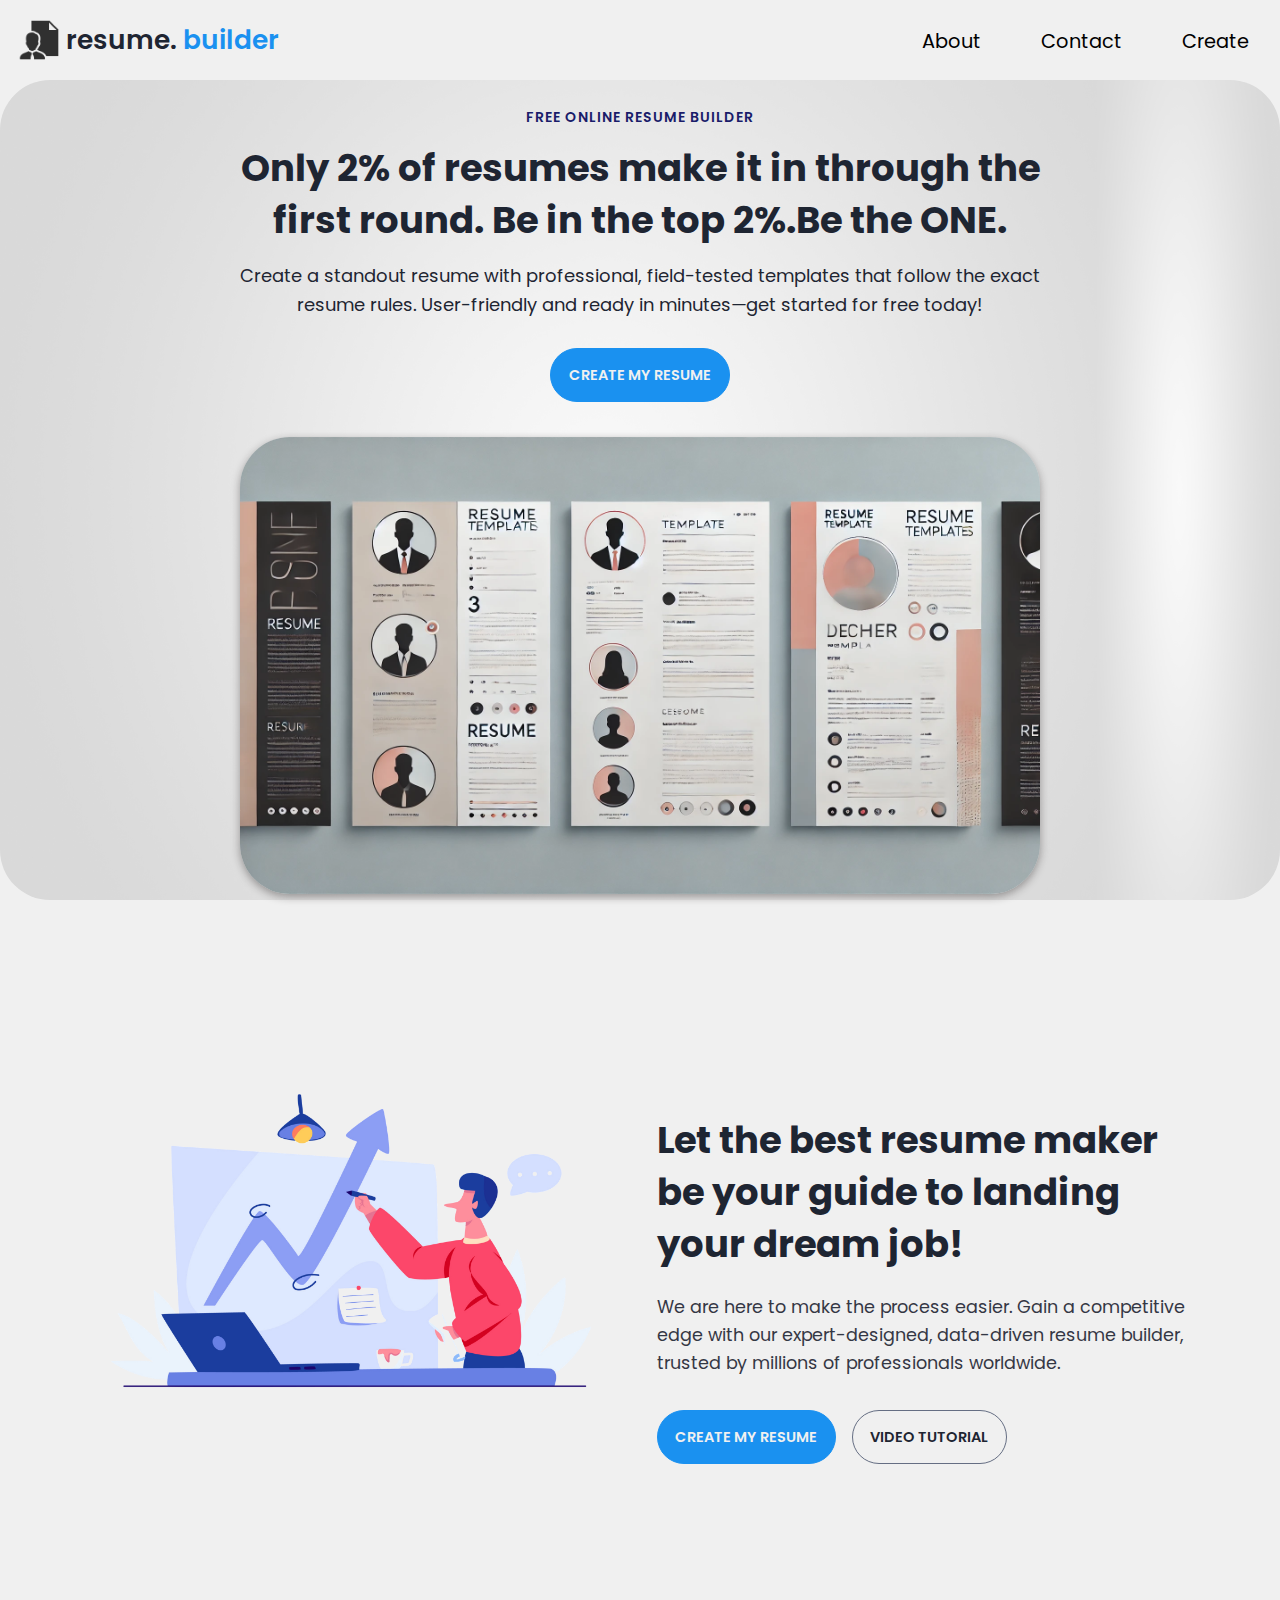
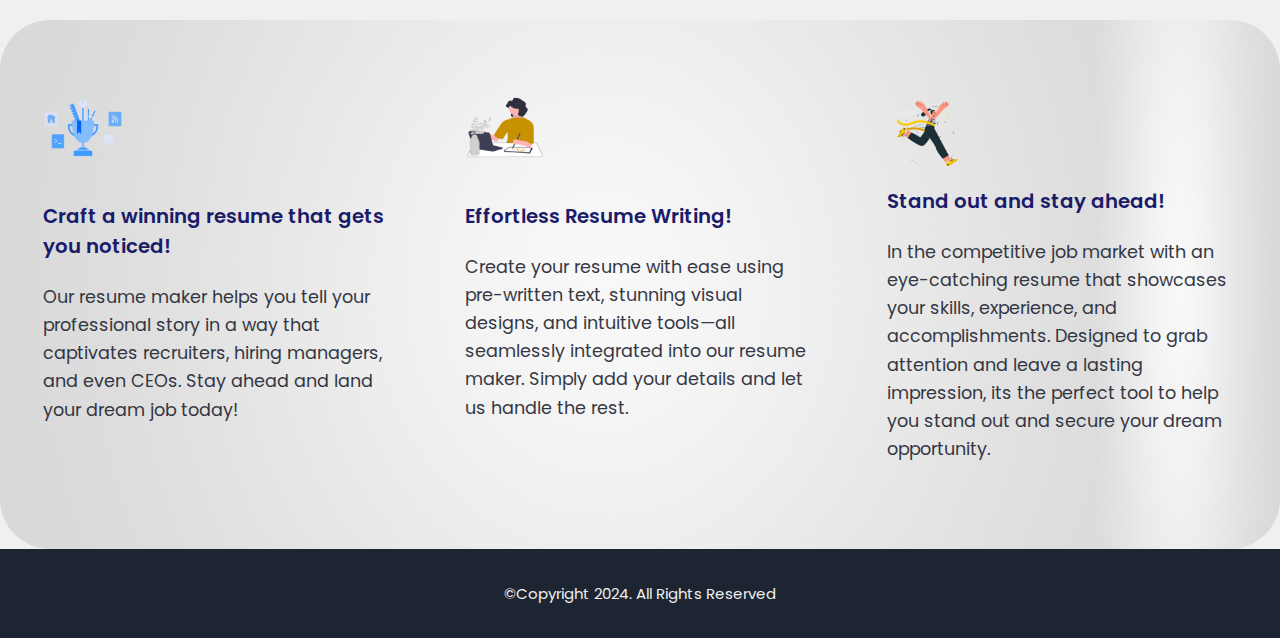
<file: index.html>
<!DOCTYPE html>
<html>

<head>
    <meta charset="utf-8">
    <meta http-equiv="X-UA-Compatible" content="IE=edge">
    <title>Resume Builder</title>
    <meta name="description" content="">
    <meta name="viewport" content="width=device-width, initial-scale=1">
    <link rel="stylesheet" href="main.css">
</head>

<body>
    <nav class="navbar bg-white">
        <div class="container">
            <div class="navbar-content">
                <div class="brand-and-toggler">
                    <a href="index.html" class="navbar-brand">
                        <img width="30" height="30" src="images/icons8-resume-101.png" alt="" class="navbar-brand-icon">
                        <span class="navbar-brand-text">resume. <span>builder </span>
                    </a>
                    <!-- <button type="button" class="navbar-toggler-btn"> -->
                    <div class="bars">
                        <ul>
                            <li class="hideonmobile"><a href="about.html">About</a></li>
                            <li class="hideonmobile"><a href="contact.html">Contact</a></li>
                            <li class="hideonmobile"><a href="resume.html">Create</a></li>
                            <li onclick=showSidebars()><a href="#"><svg xmlns="http://www.w3.org/2000/svg"
                                height="40px" viewBox="0 -960 960 960" width="40px" fill="#000000">
                                <path
                                    d="M120-240v-80h720v80H120Zm0-200v-80h720v80H120Zm0-200v-80h720v80H120Z" />
                            </svg></a></li>
                        </ul>
                    </div>
                    <div>
                        <ul class="sidebars">
                            <li onclick=hideSidebars()><a href="#"><svg xmlns="http://www.w3.org/2000/svg"
                                        height="40px" viewBox="0 -960 960 960" width="40px" fill="#000000">
                                        <path
                                            d="m256-200-56-56 224-224-224-224 56-56 224 224 224-224 56 56-224 224 224 224-56 56-224-224-224 224Z" />
                                    </svg></a></li>
                            <li><a href="about.html">About</a></li>
                            <li><a href="contact.html">Contact</a></li>
                            <li><a href="resume.html">Create</a></li>
                        </ul>
                    </div>
                    </button>
                </div>
            </div>
        </div>
    </nav>

    <header class="header bg-bright" id="header">
        <div class="container">
            <div class="header-content text-center">
                <h4 class="text-uppercase text-blue-dark fs-14 fw-6 ls-1"><br>Free online resume builder</h4>
                <h1 class="lg-title">Only 2% of resumes make it in through the first round. Be in the top 2%.Be the ONE.
                </h1>
                <p class="text-dark fs-18">Create a standout resume with professional, field-tested templates that
                    follow the exact resume rules. User-friendly and ready in minutes—get started for free today!</p>
                <a href="resume.html" class="btn btn-primary text-uppercase">create my resume</a>
                <img
                    src="images/DALL·E 2024-12-27 18.31.04 - A clean and professional vector image featuring three different resume templates displayed side by side. Each template has distinct layouts_ one with .webp">
            </div>
        </div>
    </header>

    <div class="section-one">
        <div class="container">
            <div class="section-one-content">
                <div class="section-one-l">
                    <img src="images/businessman_no_background.png">
                </div>
                <div class="section-one-r text-center">
                    <h2 class="lg-title">Let the best resume maker be your guide to landing your dream job!</h2>
                    <p class="text"> We are here to make the process easier. Gain a competitive edge with our
                        expert-designed, data-driven resume builder, trusted by millions of professionals worldwide.</p>
                    <div class="btn-group">
                        <a href="resume.html" class="btn btn-primary text-uppercase">create my resume</a>
                        <a href="https://www.youtube.com/watch?v=Tt08KmFfIYQ&ab_channel=JeffSu"
                            class="btn btn-secondary text-uppercase">video tutorial</a>
                    </div>
                </div>
            </div>
        </div>
    </div>

    <div class="section-two bg-bright">
        <div class="container">
            <div class="section-two-content">
                <div class="section-items">
                    <div class="section-item">
                        <div class="section-item-icon">
                            <img height="65px" width="80px"
                                src="images/kisspng-logo-brand-human-behavior-public-relations-amazon-alexa-5b5316ed1e1384.8682973815321720131232.png"
                                alt="">
                        </div>
                        <h5 class="section-item-title"><br>Craft a winning resume that gets you noticed! </h5>
                        <p class="text">Our resume maker helps you tell your professional story in a way that captivates
                            recruiters, hiring managers, and even CEOs. Stay ahead and land your dream job today!</p>
                    </div>

                    <div class="section-item">
                        <div class="section-item-icon">
                            <img src="images/transparent-woman-working-at-desk-laptop-vase-of-flowers-penci-woman-working-at-desk-with-laptop-and-flowers654de77fcf7500.0718102516996043518498.png"
                                alt="">
                        </div>
                        <h5 class="section-item-title"><br>Effortless Resume Writing!</h5>
                        <p class="text">
                            Create your resume with ease using pre-written text, stunning visual designs, and intuitive
                            tools—all seamlessly integrated into our resume maker. Simply add your details and let us
                            handle the rest.</p>
                    </div>

                    <div class="section-item">
                        <div class="section-item-icon">
                            <img src="images/rb_7024.png" alt="">
                        </div>
                        <h5 class="section-item-title">Stand out and stay ahead!</h5>
                        <p class="text"> In the competitive job market with an eye-catching resume that showcases your
                            skills, experience, and accomplishments. Designed to grab attention and leave a lasting
                            impression, its the perfect tool to help you stand out and secure your dream opportunity.
                        </p>
                    </div>
                </div>
            </div>
        </div>
    </div>

    <footer class="footer bg-dark">
        <div class="container">
            <div class="footer-content text-center">
                <p class="fs-15">&copy;Copyright 2024. All Rights Reserved</p>
            </div>
        </div>
    </footer>
    <script src="script.js"></script>
</body>

</html>
</file>
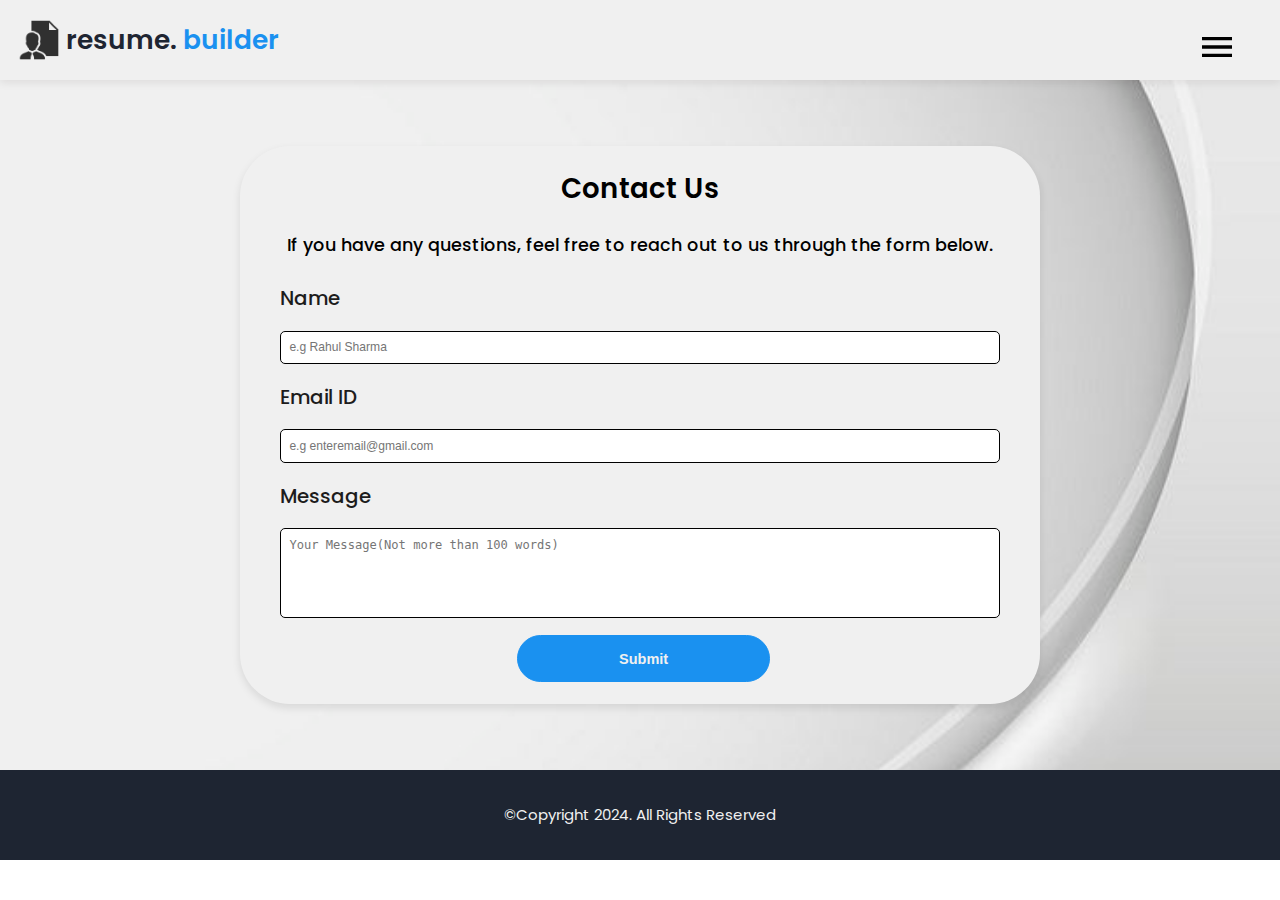
<file: contact.html>
<!DOCTYPE html>
<html lang="en">

<head>
    <meta charset="UTF-8">
    <meta name="viewport" content="width=device-width, initial-scale=1.0">
    <title>Contact Us</title>
    <link rel="stylesheet" href="contactCSS.css">
</head>

<body>
    <header>
        <nav class="navbar bg-white">
            <div class="container">
                <div class="navbar-content">
                    <div class="brand-and-toggler">
                        <a href="index.html" class="navbar-brand">
                            <img width="30" height="30" src="images/icons8-resume-101.png" alt=""
                                class="navbar-brand-icon">
                            <span class="navbar-brand-text">resume. <span>builder </span>
                        </a>
                        <div class="bars">
                            <ul>
                                <li onclick=showSidebars()><a href="#"><svg xmlns="http://www.w3.org/2000/svg" height="40px" viewBox="0 -960 960 960" width="40px" fill="#000000"><path d="M120-240v-80h720v80H120Zm0-200v-80h720v80H120Zm0-200v-80h720v80H120Z"/></svg></a></li>
                            </ul>
                        </div>
                        <div>
                            <ul class="sidebars">
                                <li onclick=hideSidebars()><a href="#"><svg xmlns="http://www.w3.org/2000/svg" height="40px"
                                            viewBox="0 -960 960 960" width="40px" fill="#000000">
                                            <path
                                                d="m256-200-56-56 224-224-224-224 56-56 224 224 224-224 56 56-224 224 224 224-56 56-224-224-224 224Z" />
                                        </svg></a></li>
                                <li><a href="index.html">Home</a></li>
                                <li><a href="about.html">About</a></li>
                                <li><a href="resume.html">Create</a></li>
                            </ul>
                        </div>
                    </div>
                </div>
            </div>
        </nav>
        <div id="overlay"></div>
    </header>
    <section class="contact-section">
        <div class="container">
            <h1 class="contact-title">Contact Us</h1>
            <p>If you have any questions, feel free to reach out to us through the form below.</p>
            <form class="contact-form" action="#" method="post">
                <label for="name">Name</label>
                <input type="text" id="name" name="name" placeholder="e.g Rahul Sharma" required>

                <label for="email">Email ID</label>
                <input type="email" id="email" name="email" placeholder="e.g enteremail@gmail.com" required>

                <label for="message">Message</label>
                <textarea id="message" name="message" rows="5" placeholder="Your Message(Not more than 100 words)"
                    required></textarea>

                <button type="submit" class="btn">Submit</button>
            </form>
        </div>
    </section>
    <footer class="footer bg-dark">
        <div class="container">
            <div class="footer-content text-center">
                <p class="fs-15">&copy;Copyright 2024. All Rights Reserved</p>
            </div>
        </div>
    </footer>
    <!-- <script>
        function hideSidebars(){
            const sidebars = document.querySelector('.sidebars')
            sidebars.style.display = 'none'
           }
        function showSidebars(){
            const sidebars = document.querySelector('.sidebars')
            sidebars.style.display = 'flex'
           }
    </script> -->
    <script src="script.js"></script>
</body>
   
</html>
</file>
<file: main.css>
@import url('https://fonts.googleapis.com/css2?family=Manrope:wght@200;300;400;500;600;700;800&family=Poppins:ital,wght@0,100;0,200;0,300;0,400;0,500;0,600;0,700;0,800;0,900;1,100;1,200;1,300;1,400;1,500;1,600;1,700;1,800;1,900&display=swap');

:root{
    --clr-blue: #1A91F0;
    --clr-blue-mid: #1A91F0;
    --clr-blue-dark: #1A1C6A;
    --clr-white: #f0f0f0;
    --clr-bright: #dbdbdb;
    --clr-dark: #1e2532;
    --clr-black: #000;
    --clr-grey: #656e83;
    --clr-green: #1985de;
    --font-poppins: 'Poppins', sans-serif;
    --font-manrope: 'Manrope', sans-serif;;
    --transition: all 500ms ease-in-out;
}

*{
    padding: 0;
    margin: 0;
    box-sizing: border-box;
}

html{
    font-size: 11px;
}

body{
    font-size: 1.6rem;
    font-family: var(--font-poppins);
    background-color: #f0f0f0;
}

button{
    border: none;
    background-color: transparent;
    outline: 0;
    cursor: pointer;
    font-family: inherit;
}

img{
    width: 100%;
    display: block;
}

a{
    text-decoration: none;
}

/* fonts */
.font-poppins{font-family: var(--font-poppins);}
.font-manrope{font-family: var(--font-manrope);}

/* text colors */
.text-blue{color: var(--clr-blue);}
.text-blue-mid{color: var(--clr-blue-mid);}
.text-blue-dark{color: var(--clr-blue-dark);}
.text-bright{color: var(--clr-bright);}
.text-dark{color: var(--clr-dark);}
.text-grey{color: var(--clr-grey);}
.text-white{color: var(--clr-white);}

/* backgrounds */
.bg-blue{background-color: var(--clr-blue);}
.bg-blue-mid{background-color: var(--clr-blue-mid);}
.bg-blue-dark{background-color: var(--clr-blue-dark);}
/* .bg-bright{background-color: var(--clr-bright);} */
.bg-dark{background-color: var(--clr-dark);}
.bg-grey{background-color: var(--clr-grey);}
.bg-white{background-color: var(--clr-white);}
.bg-black{background-color: var(--clr-black);}
.bg-green{background-color: var(--clr-green);}

.text-center{ text-align: center;}
.text-left{text-align: left;}
.text-right{text-align: right;}
.text-uppercase{text-transform: uppercase;}
.text-lowercase{text-transform: lowercase;}
.text-capitalize{text-transform: capitalize;}
.text{
    color: var(--clr-dark);
    opacity: 0.9;
    margin: 2rem 0;
    line-height: 1.6;
    transition: transform 0.5s ease, box-shadow 0.5s ease;
}

.text:hover{
    transform: translateY(-8px);
    /* box-shadow: 0 9px 15px rgba(53, 53, 53, 0.15); */
}

.fw-2{font-weight: 200;}
.fw-3{font-weight: 300;}
.fw-4{font-weight: 400;}
.fw-5{font-weight: 500;}
.fw-6{font-weight: 600;}
.fw-7{font-weight: 700;}
.fw-8{font-weight: 800;}

.fs-13{font-size: 13px;}
.fs-14{font-size: 14px;}
.fs-15{font-size: 15px;}
.fs-16{font-size: 16px;}
.fs-17{font-size: 17px;}
.fs-18{font-size: 18px;}
.fs-19{font-size: 19px;}
.fs-20{font-size: 20px;}
.fs-21{font-size: 21px;}
.fs-22{font-size: 22px;}
.fs-23{font-size: 23px;}
.fs-24{font-size: 24px;}
.fs-25{font-size: 25px;}

.ls-1{letter-spacing: 1px;}
.ls-2{letter-spacing: 2px;}

.container{
    max-width: 1400px;
    margin: 0 auto;
    padding: 0 1.6rem;
}
/* sidebar */

.sidebars {
    position: fixed;
    top: 0;
    right: 0;
    height: 100vh;
    width: 150px;
    z-index: 999;
    background-color: #f0f0f0;
    box-shadow: -10px 0 10px rgba(0, 0, 0, 0.1);
    display: none;
    flex-direction: column;
    align-items: flex-start;
    justify-content: flex-start;

}

.sidebars li {
    width: 100%;
    transition: transform 0.5s ease, box-shadow 0.5s ease;
}


.sidebars li:hover {
    transform: translateY(5px);
    background-color: #dbdbdb;
}
li a {
    color: black;
}

ul {
    list-style: none;
    /* display: flex;
    flex-direction: column;
    justify-content: flex-end;
    align-items: center;
    height: 16.5px;
    width: 110%; */
}

li {
    border-radius: 20px;
    font-size: 110%;
    height: 80.5px;
    padding: 27px 30px;

    /* color: #bd2929; */
    /* transition: transform 0.5s ease, box-shadow 0.5s ease; */
}

/* bars button ///////////////////////////////////*/
 

.bars ul{
    list-style:none;
    display: flex;
    /* flex-direction: column; */
    justify-content: flex-end;
    align-items: center;
    height: 16.5px;
    width: 175%;
}

.bars li{
    border-radius: 50px;
    font-size: 110%;
    height: 80.5px;
    padding:27px 30px;
    /* color: #bd2929; */
    transition: transform 0.5s ease, box-shadow 0.5s ease;
}

.bars li:hover{
    transform: translateY(5px);
    /* box-shadow: 0 9px 15px rgba(53, 53, 53, 0.15); */
}

.bars li a{
color: black;
}

.bars li:hover{
    background-color: #e4e4e4;
}
/* .bars .bar{
    width: 100%;
    height: 2px;
    background-color: var(--clr-blue);
    transition: var(--transition);
} */

/* .bars:hover .bar{
    background-color: var(--clr-dark);
} */

/* buttons */
.btn{
    font-size: 14.5px;
    font-weight: 600;
    padding: 1.4rem 1.6rem;
    border-radius: 50px;
    display: inline-block;
}

.btn-primary{
    background-color: var(--clr-blue);
    color: var(--clr-white);
    border: 1px solid var(--clr-blue);
    transition: var(--transition);
}

.btn-primary:hover{
    background-color: transparent;
    color: var(--clr-dark);
    border-color: var(--clr-grey);
}

.btn-secondary{
    background-color: transparent;
    color: var(--clr-dark);
    border: 1px solid var(--clr-grey);
    transition: var(--transition);
}

.btn-secondary:hover{
    background-color: var(--clr-blue);
    color: var(--clr-white);
    border-color: var(--clr-blue);
}

.btn-group button:first-child, .btn-group a:first-child{
    margin-right: 1rem!important;
}

/* navbar part */
.navbar{
    height: 80px;
    padding: 0px;
    margin: 0px;
    display: flex;
    align-items:center;
    /* box-shadow: rgba(28, 19, 19, 0.08) 0px 3px 8px; */
}

.navbar .container{
    width: 100%;
}

.navbar-brand{
    display: flex;
    align-items: center;
    justify-content: flex-start;
    font-size: 2.4rem;
}
.navbar-brand-text{
    color: var(--clr-dark);
    font-weight: 600;
}
.navbar-brand-text span{
    color: var(--clr-blue);
}
.navbar-brand-icon{
    width: 42px;
    height:42px;
    margin-right: 6px;
    opacity: 0.8;
}
.brand-and-toggler{
    display: flex;
    align-items: center;
    justify-content: space-between;
}
.header{
    min-height: calc(100vh - 80px);
    display: flex;
    flex-direction: column;
    align-items: center;
    justify-content: center;
    border-radius: 50px;
    background-image: url('images/abstract-luxury-blur-grey-color-gradient-used-as-background-studio-wall-display-your-products.jpg');
    background-position: center;
    background-repeat: no-repeat;
    background-size: cover;
}
.header-content{
    max-width: 800px;
    margin-right: auto;
    margin-left: auto;
}
.header-content img{
    max-width: 800px;
    border-top-right-radius: 50px;
    border-top-left-radius: 50px;
    border-bottom-right-radius: 50px;
    border-bottom-left-radius: 50px;
    margin-top: 3.2rem;
    box-shadow: rgba(30, 24, 24, 0.38) 0px 3px 8px;
    transition: transform 0.5s ease, box-shadow 0.5s ease;
}

.header-content img:hover{
    transform: translateY(-8px);
    box-shadow: 0 9px 15px rgba(0, 0, 0, 0.15);
}

.lg-title{
    margin: 1.4rem 0;
    font-size: 37px;
    line-height: 1.4;
    color: var(--clr-dark);
    border-radius: 30px;
    transition: transform 0.5s ease, box-shadow 0.5s ease;
}

.lg-title:hover{
    transform: translateY(-8px);
    /* box-shadow: 0 9px 15px rgba(53, 53, 53, 0.15); */
}

.header-content p{
    margin-bottom: 2.6rem;
    line-height: 1.6;
    transition: transform 0.5s ease, box-shadow 0.5s ease;
}

.header-content p:hover{
    transform: translateY(-8px);
    /* box-shadow: 0 9px 15px rgba(53, 53, 53, 0.15); */
}



/* section one */
.section-one{
    padding: 64px 0;
    min-height: 80vh;
    display: flex;
    align-items: center;
    background-color: var(--clr-white);
    /* border-radius:50px; */

}
.section-one-l img{
    max-width: 545px;
    margin-right: auto;
    margin-left: auto;
    border-radius:50px;
    transition: transform 0.5s ease, box-shadow 0.5s ease;
}

.section-one-l img:hover{
    transform: translateY(-8px);
    /* box-shadow: 0 9px 15px rgba(0, 0, 0, 0.15); */
}

.section-one-r{
    margin-top: 4rem;
}

.section-one .btn-group{
    margin-top: 2rem;
}
.section-one-r{
    max-width: 545px;
    margin-right: auto;
    margin-left: auto;
}
.section-one-r .btn-group{
    margin-top: 3rem;
}

/* section two */
.section-two{
    padding: 64px 0;
    border-radius: 50px;
    background-image: url('images/abstract-luxury-blur-grey-color-gradient-used-as-background-studio-wall-display-your-products.jpg');
    background-position: center;
    background-repeat: no-repeat;
    background-size: cover;
}
.section-two .section-items{
    display: grid;
    gap: 2rem;
}

.section-two .section-item{
    max-width: 350px;
    text-align: center;
    margin-right: auto;
    margin-left: auto;
}
.section-two .section-item-icon{
    margin: 1rem 0;
}
.section-two .section-item-icon img{
    width: 80px;
    margin-right: auto;
    margin-left: auto;
    transition: transform 0.5s ease, box-shadow 0.5s ease;
}

.section-two .section-item-icon img:hover{
    transform: translateY(-8px);
    /* box-shadow: 0 9px 15px rgba(53, 53, 53, 0.15); */
}

.section-two .section-item-title{
    color: var(--clr-blue-dark);
    font-size: 1.8rem;
    font-weight: 600;
    /* transition: transform 0.5s ease, box-shadow 0.5s ease; */
}

/* .section-two .section-item-title:hover{
    transform: translateY(-8px);
    /* box-shadow: 0 9px 15px rgba(53, 53, 53, 0.15); */
*/

.section-two .text{
    margin: 0.9rem 0;
}

/* footer */
.footer{
    padding: 3rem 0;
}
.footer-content p{
    color: var(--clr-white);
}
.footer-content p span{
    color: var(--clr-white);
}

/* media queries */
@media screen and (min-width: 768px){
    .section-two .section-items{
        grid-template-columns: repeat(2, 1fr);
    }
}

@media screen and (min-width: 992px){
    .section-one-content{
        display: grid;
        grid-template-columns: repeat(2, 1fr);
        column-gap: 3rem;
    }
    .section-one-r{
        text-align: left;
    }
    .section-two .section-items{
        grid-template-columns: repeat(3, 1fr);
    }
    .section-two .section-item{
        text-align: left;
    }
    .section-two .section-item-icon img{
        margin-left: 0;
    }
    
}
@media(max-width: 800px){
    .hideonmobile{
        display: none;
    }
    .bars ul{
        width:100px;
        margin-right: -65px;
    }
}




/* resume page */


.container1{
  display:flex;
  justify-content: center;

}

#about-sc{
    padding: 64px 0;
}

.cv-form-row-title{
    background-color:rgb(46, 46, 46);
    padding: 0.8rem 1.6rem;
    margin-bottom: 2rem;
    border-radius: 45px;
}

.cv-form-row-title h3{
    color: var(--clr-white);
    font-weight: 500;
    text-transform: uppercase;
    letter-spacing: 1.5px;
    font-size: 1.7rem;
}
.cv-form-blk{
    margin: 3rem 0;
}
.cv-form-row{
    padding: 3rem 2rem 0 2rem;
    border: 1px solid rgba(0, 0, 0, 0.08);
    margin-bottom: 1rem;
    position: relative;
}
textarea{
    resize: none;
}
.form-elem{
    margin-bottom: 3rem;
    position: relative;
}
.form-label{
    display: block;
    font-weight: 600;
    font-size: 14px;
    color: var(--clr-dark);
    margin-bottom: 0.5rem;
}
.form-control{
    border-radius: none;
    border: 1px solid rgba(0, 0, 0, 0.1);
    font-size: 14px;
    padding: 0.8rem 1.6rem;
    font-family: inherit;
    width: 100%;
    outline: 0;
    transition: var(--transition);
}

.form-control:focus{
    border-color: rgba(0, 0, 0, 0.3);
}
.form-text{
    color: #ca0b00;
    font-size: 12px;
    position: absolute;
    letter-spacing: 0.5px;
    top: calc(100% + 2px);
    left: 0;
    width: 100%;
}
.cols-3, .cols-2{
    display: grid;
}
.repeater-add-btn{
    width: 25px;
    height: 25px;
    background-color: var(--clr-blue-mid);
    font-size: 1.6rem;
    color: var(--clr-white);
    margin: 1rem 0;
}
.repeater-remove-btn{
    position: absolute;
    top: 10px;
    right: 10px;
    z-index: 999;
    width: 25px;
    height: 25px;
    border-radius: 50%;
    background-color: #ca0b00;
    color: var(--clr-white);
    font-size: 1.6rem;
}

/* preview section */
.preview-cnt{
    border-radius: 5px;
    display: grid;
    grid-template-columns: 32% auto;
    box-shadow: rgba(149, 157, 165, 0.2) 0px 8px 24px;
    overflow: hidden;
}

.preview-cnt-l{
    padding: 3rem 3rem 2rem 3rem;
}
.preview-cnt-r{
    padding: 3rem 3rem 3rem 4rem;
}
.preview-cnt-l .preview-blk:nth-child(1){
    text-align: center;
}
.preview-image{
    width: 120px;
    height: 120px;
    border-radius: 50%;
    overflow: hidden;
    margin-right: auto;
    margin-left: auto;
}
.preview-image img{
    width: 100%;
    height: 100%;
    object-fit: cover;
}
.preview-item-name{
    font-size: 2.4rem;
    font-weight: 600;
    margin: 1.8rem 0;
    position: relative;
}
.preview-item-name::after{
    position: absolute;
    content: "";
    bottom: -10px;
    width: 50px;
    height: 1.5px;
    background-color: rgba(255, 255, 255, 0.5);
    left: 50%;
    transform: translateX(-50%);
}
.preview-blk{
    padding: 1rem 0;
    margin-bottom: 1rem;
}
.preview-blk-title h3{
    text-transform: uppercase;
    letter-spacing: 0.5px;
    border-bottom: 0.5px solid rgba(0, 0, 0, 0.08);
    padding-bottom: 0.5rem;
}
.preview-blk-title{
    margin-bottom: 1rem;
}
.preview-blk-list .preview-item{
    font-size: 1.5rem;
    margin-bottom: 0.2rem;
    opacity: 0.95;
}
.preview-cnt-r .preview-blk-title{
    color: var(--clr-dark);
}
.preview-cnt-r .preview-blk-list .preview-item{
    margin-top: 1.8rem;
}

.achievements-items.preview-blk-list .preview-item span:first-child,
.educations-items.preview-blk-list .preview-item span:first-child,
.experiences-items.preview-blk-list .preview-item span:first-child{
    display: block;
    font-weight: 600;
    margin-bottom: 1rem;
    background-color: rgba(0, 0, 0, 0.03);
}

.educations-items.preview-blk-list .preview-item span:nth-child(2),
.experiences-items.preview-blk-list .preview-item span:nth-child(2){
    font-weight: 600;
    margin-right: 1rem;
}

.educations-items.preview-blk-list .preview-item span:nth-child(3),
.experiences-items.preview-blk-list .preview-item span:nth-child(3){
    font-style: italic;
    margin-right: 1rem;
}

.educations-items.preview-blk-list .preview-item span:nth-child(4),
.educations-items.preview-blk-list .preview-item span:nth-child(5),
.experiences-items.preview-blk-list .preview-item span:nth-child(4),
.experiences-items.preview-blk-list .preview-item span:nth-child(5){
    margin-right: 1rem;
    background-color: var(--clr-green);
    color: var(--clr-white);
    padding: 0 1rem;
    border-radius: 0.6rem;
}

.educations-items.preview-blk-list .preview-item span:nth-child(6),
.experiences-items.preview-blk-list .preview-item span:nth-child(6){
    font-size: 13.5px;
    display: block;
    opacity: 0.8;
    margin-top: 1rem;
}
.projects-items.preview-blk-list .preview-item span{
    display: block;
}

@media screen and (min-width: 768px){
    .cols-3{
        grid-template-columns: repeat(3, 1fr);
        column-gap: 2rem;
    }
    .cols-2{
        grid-template-columns: repeat(2, 1fr);
        column-gap: 2rem;
    }
}

@media screen and (min-width: 992px){
    .cv-form-row{
        padding: 3rem 3rem 0rem 3rem;
    }
    .cols-3{
        grid-template-columns: repeat(3, 1fr);
    }
}

.print-btn-sc{
    margin: 2rem 0 6rem 0;
}

/* print section */
@media print{
    body *{
        visibility: hidden;
    }

    .non_print_area{
        display: none;
    }

    .print_area, .print_area *{
        visibility: visible;
    }

    .print_area{
        width: 100%;
        position: absolute;
        left: 0;
        top: 0;
        overflow: hidden;
    }
}
</file>
<file: contactCSS.css>
@import url('https://fonts.googleapis.com/css2?family=Manrope:wght@200;300;400;500;600;700;800&family=Poppins:ital,wght@0,100;0,200;0,300;0,400;0,500;0,600;0,700;0,800;0,900;1,100;1,200;1,300;1,400;1,500;1,600;1,700;1,800;1,900&display=swap');

:root{
    --clr-blue: #1A91F0;
    --clr-blue-mid: #1A91F0;
    --clr-blue-dark: #1A1C6A;
    --clr-white: #f0f0f0;
    --clr-bright: #dbdbdb;
    --clr-dark: #1e2532;
    --clr-black: #000;
    --clr-grey: #656e83;
    --clr-green: #1985de;
    --font-poppins: 'Poppins', sans-serif;
    --font-manrope: 'Manrope', sans-serif;;
    --transition: all 500ms ease-in-out;
}

.bg-blue{background-color: var(--clr-blue);}
.bg-blue-mid{background-color: var(--clr-blue-mid);}
.bg-blue-dark{background-color: var(--clr-blue-dark);}
.bg-bright{background-color: var(--clr-bright);}
.bg-dark{background-color: var(--clr-dark);}
.bg-grey{background-color: var(--clr-grey);}
.bg-white{background-color: var(--clr-white);}
.bg-black{background-color: var(--clr-black);}
.bg-green{background-color: var(--clr-green);}

.text-center{ text-align: center;
}

.fs-15{
    font-weight: 400;
    font-size: 15px;
}

*{
    padding: 0;
    margin: 0;
    box-sizing: border-box;
}

a{
    text-decoration: none;
}

html{
    font-size: 11px;
}

body{
    font-size: 1.6rem;
    font-family: var(--font-poppins);
    /* background-color: #dbdbdb;   */
    background-image: url("images/66.jpeg");
    background-position: center;
    background-repeat: no-repeat;
    background-size: cover;
}

header {
    height: 80px;
    text-align: center;
    background-color: #f0f0f0;
    color: white;
    padding:0;
    box-shadow: rgba(28, 19, 19, 0.08) 0px 3px 8px;
}


.navbar{
    height: 80px;
    padding: 0px;
    margin: 0px;
    display: flex;
    align-items:center;
    /* box-shadow: rgba(28, 19, 19, 0.08) 0px 3px 8px; */
}

.navbar .container{
    width: 100%;
}

div.container{
    max-width: 1400px;
    margin: 0 auto;
    padding: 0 1.6rem;
}

.header-content p{
    margin-bottom: 2.6rem;
    line-height: 1.6;
}

.navbar-brand{
    display: flex;
    align-items: center;
    justify-content: flex-start;
    /* position: absolute;
    left: 5.1%; */
    font-size: 2.4rem;
    /* margin: 77px;
    margin-right: 1150px; */
}

.navbar-brand-text{
    color: var(--clr-dark);
    font-weight: 600;
}
.navbar-brand-text span{
    color: var(--clr-blue);
}
.navbar-brand-icon{
    width: 42px;
    height:42px;
    margin-right: 6px;
    opacity: 0.8;
}

.brand-and-toggler{
    display: flex;
    align-items: center;
    justify-content: space-between;
}

p{
    margin-bottom: 25px;
    font-weight: 420;
}

li a{
color: black;
}

ul{
    list-style: none;
    /* display: flex;
    flex-direction: column;
    justify-content: flex-end;
    align-items: center;
    height: 16.5px;
    width: 110%; */
}

li{
    border-radius: 20px;
    font-size: 110%;
    height: 80.5px;
    padding:27px 30px;
    
    /* color: #bd2929; */
    /* transition: transform 0.5s ease, box-shadow 0.5s ease; */
}

.sidebars{
  position: fixed;
  top: 0;
  right: 0;
  height: 100vh;
  width:150px;
  z-index: 999;
  background-color:#f0f0f0;
  box-shadow: -10px 0 10px rgba(0,0,0,0.1);
  display: none;
  flex-direction: column;
  align-items: flex-start;
  justify-content: flex-start;
}

.sidebars ~#overlay{
    display: flex;
}

.sidebars li{
    width: 100%;
    transition: transform 0.5s ease, box-shadow 0.5s ease;
}


.sidebars li:hover{
    transform: translateY(5px);
    background-color: #eaeaea;
}

.bars ul{
    list-style:none;
    display: flex;
    /* flex-direction: column; */
    justify-content: flex-end;
    align-items: center;
    height: 16.5px;
    width: 110%;
}

.bars li{
    border-radius: 50px;
    font-size: 110%;
    height: 80.5px;
    padding:27px 30px;
    position: absolute;
    right:1%;
    /* color: var(--clr-blue-dark);  */
    transition: transform 0.5s ease, box-shadow 0.5s ease;
}

.bars li:hover{
    transform: translateY(5px);
    background-color: #eaeaea;
    /* box-shadow: 0 9px 15px rgba(53, 53, 53, 0.15); */
}

.bars li a{
    color: black;
    }

/* //////////////////////////////////////////////////// */

.contact-section {
    max-width: 800px;
    margin: 6rem auto;
    padding: 2rem;
    background-color: var(--clr-white);
    /* background-image: url("images/blurred_image.jpg");
    background-position: center;
    background-repeat: no-repeat;
    background-size: cover; */
    border-radius: 50px;
    box-shadow: 0 4px 8px rgba(0, 0, 0, 0.1);
    text-align: center;
    transition: transform 0.5s ease, box-shadow 0.5s ease;
}

.contact-section:hover{
    transform: translateY(-8px);
    box-shadow: 0 9px 15px rgba(0, 0, 0, 0.15);
}

.contact-title {
    font-weight: 600;
    font-size: 2.5rem;
    margin-bottom: 2rem;
    color: var(--clr-black);
}

.contact-form {
    display: flex;
    flex-direction: column;
    gap: 1.6rem;
}

.contact-form label {
    font-size: 1.8rem;
    color:rgb(29, 28, 28);
    text-align: left;
    font-weight: 450;
}

.contact-form input,
.contact-form textarea {
    width: 100%;
    padding: 0.8rem;
    font-size: 1.1rem;
    border: 1px solid var(--clr-black);
    border-radius: 5px;
    outline: none;
}

.contact-form textarea {
    resize: none;
}

.contact-form input:focus,
.contact-form textarea:focus {
    border-color: var(--clr-blue);
    box-shadow: 0 0 5px var(--clr-blue);
}

.contact-form .btn {
    display: flex;
    justify-content:center;
    width: 35%;
    margin-left: 33%;
    padding: 1.3rem 1.6rem;
    font-size: 14.5px;
    font-weight: 600;
    color: var(--clr-white);
    background-color: var(--clr-blue);
    border: 1px solid var(--clr-blue);
    border-radius: 50px;
    cursor: pointer;
    transition: var(--transition);
}

.contact-form .btn:hover {
    background-color: transparent;
    color: var(--clr-dark);
    border-color: var(--clr-grey);
}

.footer{
    padding: 3rem 0;
    height: 90.2px;
}
.footer-content p{
    color: var(--clr-white);
}
.footer-content p span{
    color: var(--clr-white);
}

@media (max-width: 768px) {
    .profile {
        flex-direction: column;
        text-align: center;
    }

    .profile-img {
        margin-bottom: 1rem;
    }
}
</file>
